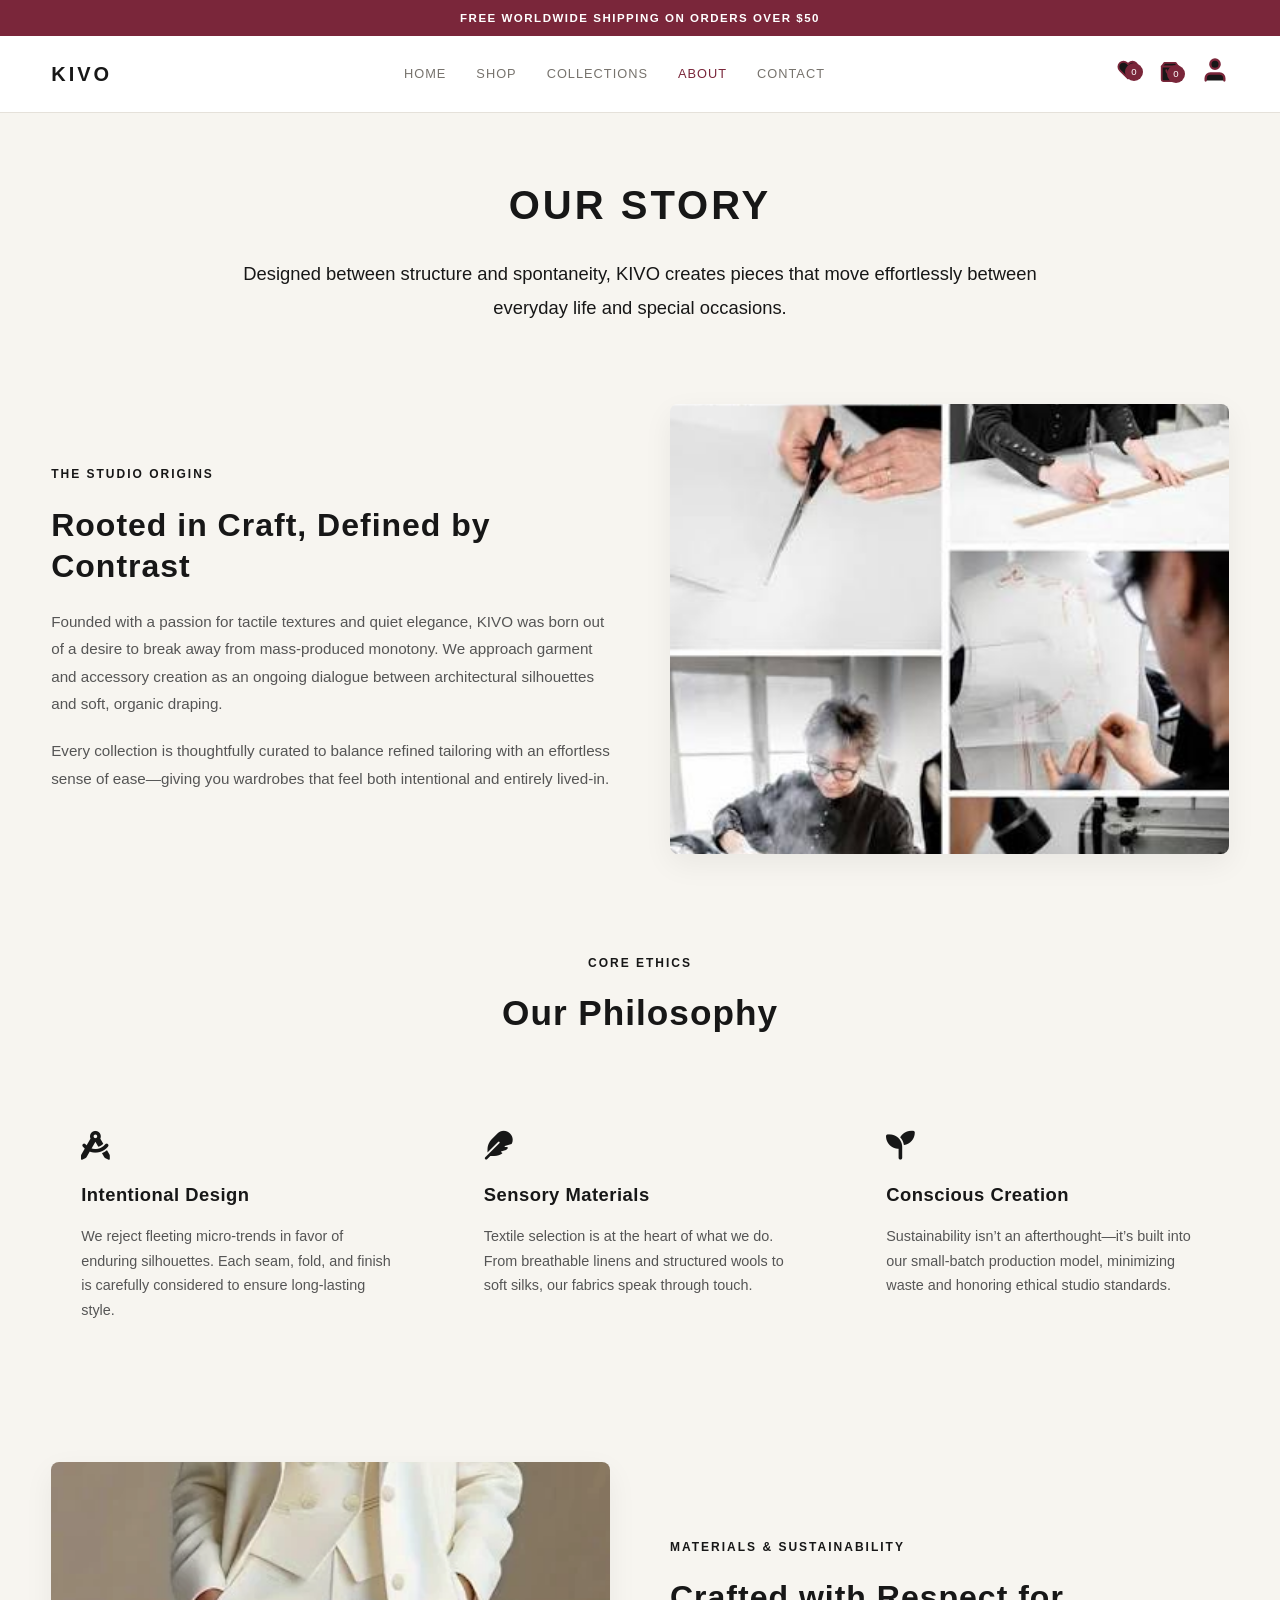
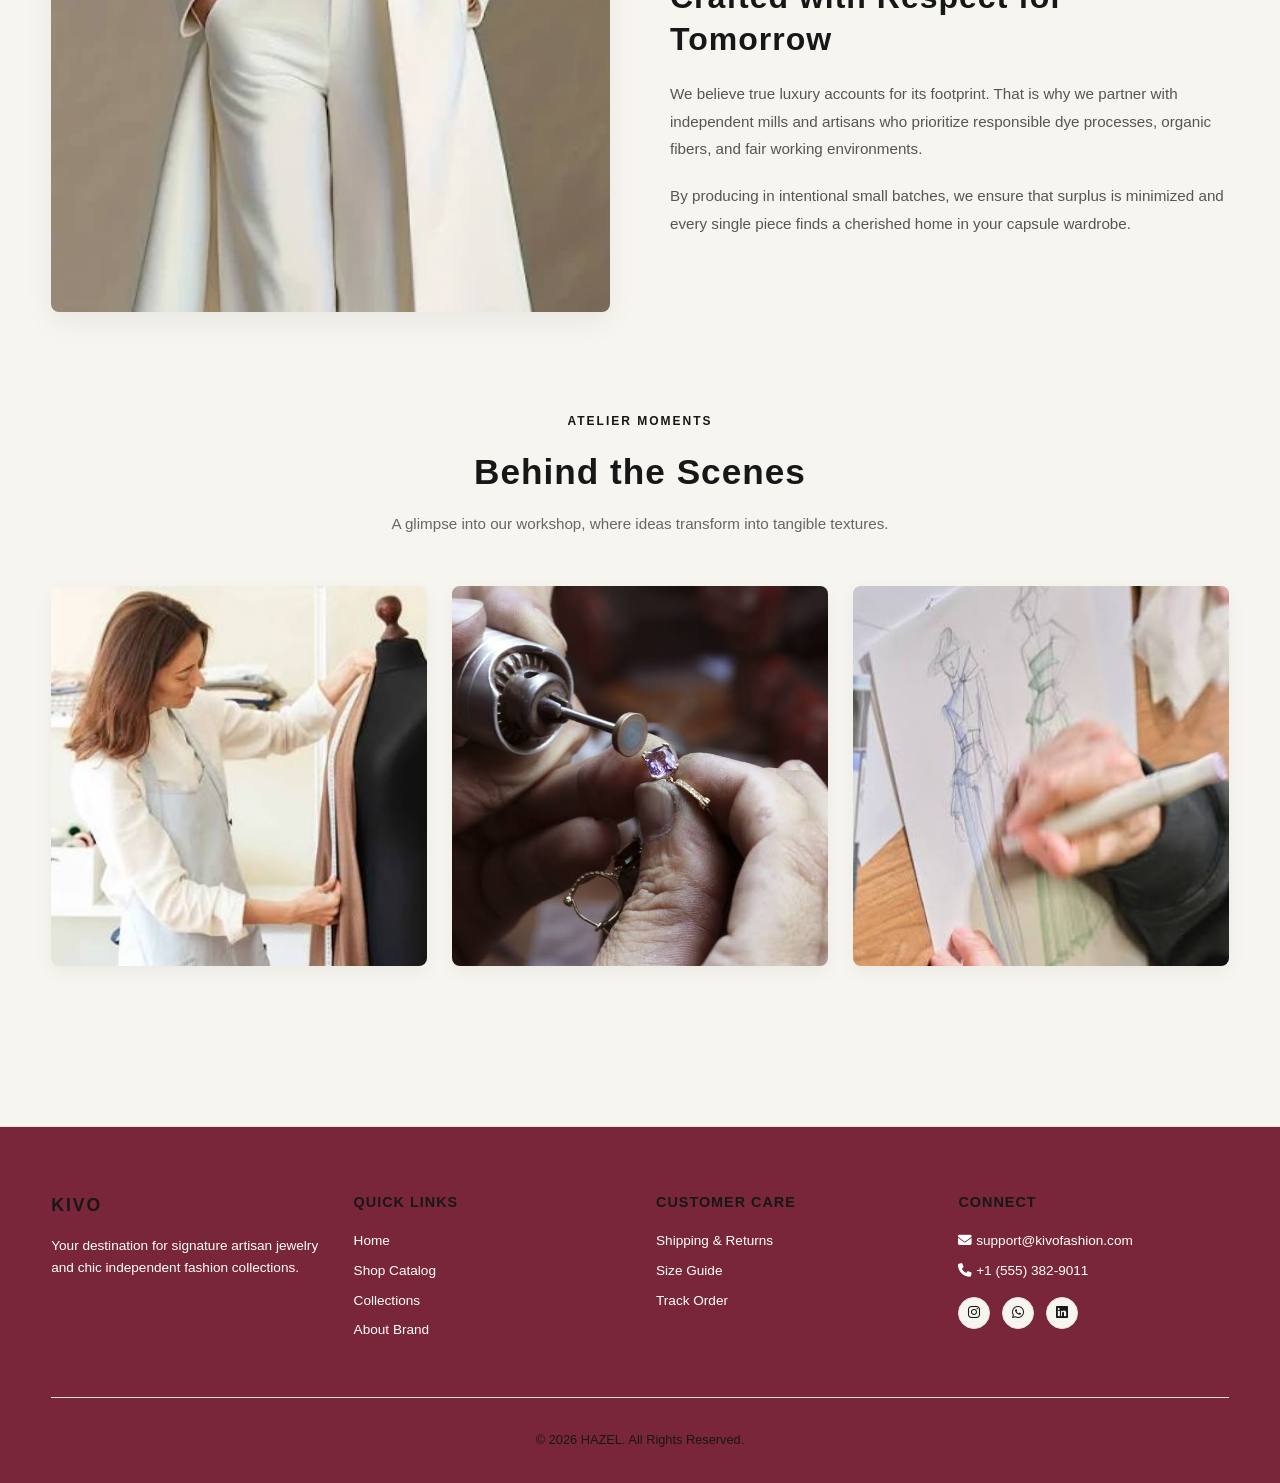
<file: about.html>
<!DOCTYPE html>
<html lang="en">
<head>
    <meta charset="UTF-8">
    <meta name="viewport" content="width=device-width, initial-scale=1.0">
    <title>About Our Studio — AURA & BLUSH</title>
    <link rel="shortcut icon" href="images/favicon.svg" type="image/x-icon">
    <link rel="stylesheet" href="https://cdnjs.cloudflare.com/ajax/libs/font-awesome/6.4.0/css/all.min.css">
    <link rel="stylesheet" href="general.css">
    <link rel="stylesheet" href="css/about.css">
</head>
<body id="about">

    <!-- Top Announcement Bar -->
    <div class="announcement-bar">
        <div class="announcement-track" id="announcementTrack">
            <span>FREE WORLDWIDE SHIPPING ON ORDERS OVER $50</span>
            <span>NEW SEASON — NOW AVAILABLE</span>
            <span>10% OFF YOUR FIRST ORDER</span>
            <span>EASY RETURNS WITHIN 30 DAYS</span>
        </div>
    </div>

    <!-- Header & Navigation -->
    <header>
        <div class="logo">
            <a href="index.html">KIVO</a>
        </div>

        <input type="checkbox" id="toggler">
        
        <nav class="navbar">
            <a href="index.html">Home</a>
            <a href="shop.html">Shop</a>
            <a href="collection.html">Collections</a>
            <a href="about.html" class="active">About</a>
            <a href="contact.html">Contact</a>
        </nav>

        <div class="nav-actions">
            <!-- Wishlist / Heart Icon -->
            <a href="wishlist.html" class="icon-btn" aria-label="View Wishlist">
                <svg width="22" height="22" viewBox="0 0 24 24" fill="currentColor" stroke="#7A263A" stroke-width="2" stroke-linecap="round" stroke-linejoin="round">
                    <path d="M20.84 4.61a5.5 5.5 0 0 0-7.78 0L12 5.67l-1.06-1.06a5.5 5.5 0 0 0-7.78 7.78l1.06 1.06L12 21.23l7.78-7.78 1.06-1.06a5.5 5.5 0 0 0 0-7.78z"></path>
                </svg>
                <span class="badge" id="fav-count">0</span>
            </a>

            <!-- Shopping Bag Icon -->
            <button class="icon-btn" id="open-cart" aria-label="View Shopping Cart">
                <svg width="22" height="22" viewBox="0 0 24 24" fill="currentColor" stroke="#7A263A" stroke-width="2" stroke-linecap="round" stroke-linejoin="round">
                    <path d="M6 2L3 6v14a2 2 0 0 0 2 2h14a2 2 0 0 0 2-2V6l-3-4z"></path>
                    <line x1="3" y1="6" x2="21" y2="6"></line>
                    <path d="M16 10a4 4 0 0 1-8 0"></path>
                </svg>
                <span class="badge" id="cart-count">0</span>
            </button>

            <!-- User Profile Icon -->
            <a href="profile.html" class="icon-btn" id="open-profile" aria-label="View User Profile">
                <svg width="28" height="28" viewBox="0 0 24 24" fill="currentColor" stroke="#7A263A" stroke-width="2" stroke-linecap="round" stroke-linejoin="round">
                    <path d="M20 21v-2a4 4 0 0 0-4-4H8a4 4 0 0 0-4 4v2"></path>
                    <circle cx="12" cy="7" r="4"></circle>
                </svg>
            </a>
        </div>
        <label for="toggler" class="fas fa-bars" aria-label="Toggle navigation menu"></label>
    </header>

    <!-- Main About Content Area -->
    <main class="about-main">
        
        <!-- Hero Section -->
        <section class="about-hero">
            <h1>OUR STORY</h1>
            <p class="about-tagline">Designed between structure and spontaneity, KIVO creates pieces that move effortlessly between everyday life and special occasions.</p>
        </section>

        <!-- Brand Story Split Layout -->
        <section class="about-section story-block">
            <div class="about-text-content">
                <span class="section-subtitle">The Studio Origins</span>
                <h2>Rooted in Craft, Defined by Contrast</h2>
                <p>Founded with a passion for tactile textures and quiet elegance, KIVO was born out of a desire to break away from mass-produced monotony. We approach garment and accessory creation as an ongoing dialogue between architectural silhouettes and soft, organic draping.</p>
                <p>Every collection is thoughtfully curated to balance refined tailoring with an effortless sense of ease—giving you wardrobes that feel both intentional and entirely lived-in.</p>
            </div>
            <div class="about-img-container">
                <img src="images/tailored_process.jpeg" alt="Tailored Studio Process">
            </div>
        </section>

        <!-- Philosophy & Pillars Grid -->
        <section class="about-section philosophy-block">
            <div class="section-header-center reveal">
                <span class="section-subtitle">Core Ethics</span>
                <h2>Our Philosophy</h2>
            </div>
            <div class="philosophy-grid">
                <div class="philosophy-card reveal">
                    <i class="fa-solid fa-compass-drafting"></i>
                    <h3>Intentional Design</h3>
                    <p>We reject fleeting micro-trends in favor of enduring silhouettes. Each seam, fold, and finish is carefully considered to ensure long-lasting style.</p>
                </div>
                <div class="philosophy-card reveal-delay-1">
                    <i class="fa-solid fa-feather"></i>
                    <h3>Sensory Materials</h3>
                    <p>Textile selection is at the heart of what we do. From breathable linens and structured wools to soft silks, our fabrics speak through touch.</p>
                </div>
                <div class="philosophy-card reveal-delay-2">
                    <i class="fa-solid fa-seedling"></i>
                    <h3>Conscious Creation</h3>
                    <p>Sustainability isn’t an afterthought—it’s built into our small-batch production model, minimizing waste and honoring ethical studio standards.</p>
                </div>
            </div>
        </section>

        <!-- Materials & Sustainability Spotlight -->
        <section class="about-section sustainability-block">
            <div class="about-img-container">
                <img src="images/cardigan.jpg" alt="Sustainable Textiles">
            </div>
            <div class="about-text-content">
                <span class="section-subtitle">Materials & Sustainability</span>
                <h2>Crafted with Respect for Tomorrow</h2>
                <p>We believe true luxury accounts for its footprint. That is why we partner with independent mills and artisans who prioritize responsible dye processes, organic fibers, and fair working environments.</p>
                <p>By producing in intentional small batches, we ensure that surplus is minimized and every single piece finds a cherished home in your capsule wardrobe.</p>
            </div>
        </section>

        <!-- Behind-The-Scenes Gallery -->
        <section class="about-section bts-block">
            <div class="section-header-center">
                <span class="section-subtitle">Atelier Moments</span>
                <h2>Behind the Scenes</h2>
                <p>A glimpse into our workshop, where ideas transform into tangible textures.</p>
            </div>
            <div class="bts-gallery">
                <div class="bts-item"><img src="images/images.jpeg" alt="Draping fabrics in studio"></div>
                <div class="bts-item"><img src="images/assemble.jpeg" alt="Hand-assembled jewelry details"></div>
                <div class="bts-item"><img src="images/sketch.jpeg" alt="Sketching new silhouettes"></div>
            </div>
        </section>

    </main>

    <!-- =========================
        CART OVERLAY & DRAWER
    ========================== -->
    <div class="cart-overlay" id="cartOverlay"></div>

    <aside class="cart-drawer" id="cartDrawer" aria-hidden="true">
        <div class="cart-header">
            <div>
                <h2>Your Bag 🛍️</h2>
                <span id="cartItemLabel">0 items</span>
            </div>
            <button type="button" id="closeCart" class="cart-close" aria-label="Close shopping bag">&times;</button>
        </div>

        <!-- CART CONTENT -->
        <div class="cart-body" id="cartBody">

            <!-- Dynamic cart items rendered by cart.js will go here -->

            <!-- Empty State -->
            <div class="cart-empty" id="cartEmpty">
                <span class="empty-bag-icon">🛒</span>
                <h3>Your bag is empty</h3>
                <p>Looks like you haven't added anything to your cart yet.</p>
                <a href="shop.html" class="cart-shop-btn">
                    Continue Shopping ✨
                </a>
            </div>

        </div>

        <!-- CART FOOTER -->
        <div class="cart-footer" id="cartFooter">
            <div class="cart-subtotal">
                <span>Subtotal</span>
                <strong id="cartSubtotal">$0.00</strong>
            </div>

            <p class="cart-note">
                Shipping and taxes calculated at checkout. 🚚
            </p>

            <button type="button" class="checkout-btn" id="checkoutBtn">
                Proceed to Checkout
            </button>

            <button type="button" class="continue-shopping-btn" id="continueShopping">
                Continue Shopping
            </button>
        </div>
    </aside>

    <!-- Footer Section -->
    <footer>
        <div class="footer-grid">
            <div class="footer-col">
                <h3>KIVO</h3>
                <p>Your destination for signature artisan jewelry and chic independent fashion collections.</p>
            </div>
            <div class="footer-col">
                <h4>Quick Links</h4>
                <a href="index.html">Home</a>
                <a href="shop.html">Shop Catalog</a>
                <a href="collections.html">Collections</a>
                <a href="about.html">About Brand</a>
            </div>
            <div class="footer-col">
                <h4>Customer Care</h4>
                <a href="contact.html">Shipping & Returns</a>
                <a href="contact.html">Size Guide</a>
                <a href="contact.html">Track Order</a>
            </div>
            <div class="footer-col">
                <h4>Connect</h4>
                <p><i class="fa-solid fa-envelope"></i> support@kivofashion.com</p>
                <p><i class="fa-solid fa-phone"></i> +1 (555) 382-9011</p>
                <div class="social-links">
                    <a href="https://www.instagram.com/hazelworksng?utm_source=qr&igsh=MTEwMHdiNHZwM2lhMA==" aria-label="Instagram"><i class="fa-brands fa-instagram"></i></a>
                    <a href="https://wa.me/message/XJLC6BAM5DPYN1" aria-label="WhatsApp"><i class="fa-brands fa-whatsapp"></i></a>
                    <a href="https://www.linkedin.com/in/yetunde-undefined-35b78b425?utm_source=share_via&utm_content=profile&utm_medium=member_android" aria-label="LinkedIn"><i class="fa-brands fa-linkedin"></i></a>
                </div>
            </div>
        </div>
        <div class="footer-bottom">
            <p>&copy; 2026 HAZEL. All Rights Reserved.</p>
        </div>
    </footer>

    <!-- External Script Integration -->
    <script src="js/products.js"></script>
    <script src="js/cart.js"></script>
    <script src="js/wishlist.js"></script>
    <script src="index.js"></script>
</body>
</html>
</file>
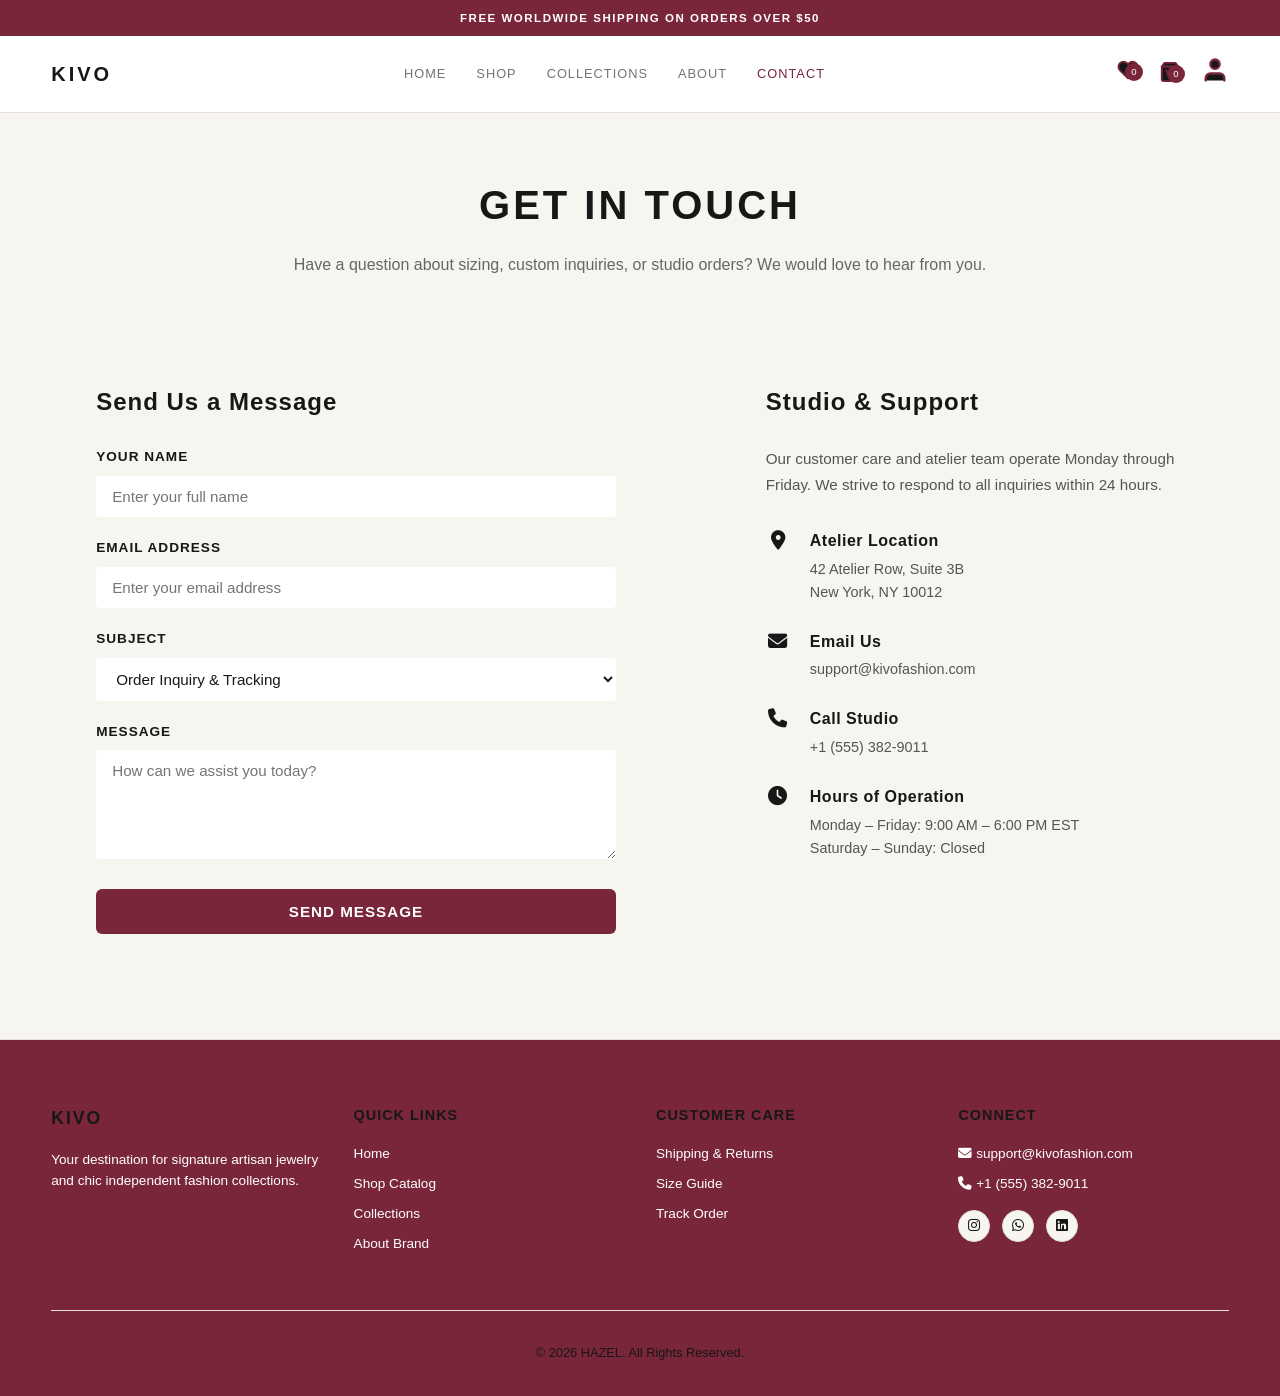
<file: contact.html>
<!DOCTYPE html>
<html lang="en">
<head>
    <meta charset="UTF-8">
    <meta name="viewport" content="width=device-width, initial-scale=1.0">
    <title>Contact & Studio Support — KIVO</title>
    <link rel="shortcut icon" href="images/favicon.svg" type="image/x-icon">
    <link rel="stylesheet" href="https://cdnjs.cloudflare.com/ajax/libs/font-awesome/6.4.0/css/all.min.css">
    <link rel="stylesheet" href="general.css">
    <link rel="stylesheet" href="css/contact.css">
</head>
<body id="contact">

    <!-- Top Announcement Bar -->
    <div class="announcement-bar">
        <div class="announcement-track" id="announcementTrack">
            <span>FREE WORLDWIDE SHIPPING ON ORDERS OVER $50</span>
            <span>NEW SEASON — NOW AVAILABLE</span>
            <span>10% OFF YOUR FIRST ORDER</span>
            <span>EASY RETURNS WITHIN 30 DAYS</span>
        </div>
    </div>

    <!-- Header & Navigation -->
    <header>
        <div class="logo">
            <a href="index.html">KIVO</a>
        </div>

        <input type="checkbox" id="toggler">
        
        <nav class="navbar">
            <a href="index.html">Home</a>
            <a href="shop.html">Shop</a>
            <a href="collection.html">Collections</a>
            <a href="about.html">About</a>
            <a href="contact.html" class="active">Contact</a>
        </nav>

        <div class="nav-actions">
            <!-- Wishlist / Heart Icon -->
            <a href="wishlist.html" class="icon-btn" aria-label="View Wishlist">
                <svg width="22" height="22" viewBox="0 0 24 24" fill="currentColor" stroke="#7A263A" stroke-width="2" stroke-linecap="round" stroke-linejoin="round">
                    <path d="M20.84 4.61a5.5 5.5 0 0 0-7.78 0L12 5.67l-1.06-1.06a5.5 5.5 0 0 0-7.78 7.78l1.06 1.06L12 21.23l7.78-7.78 1.06-1.06a5.5 5.5 0 0 0 0-7.78z"></path>
                </svg>
                <span class="badge" id="fav-count">0</span>
            </a>

            <!-- Shopping Bag Icon -->
            <button class="icon-btn" id="open-cart" aria-label="View Shopping Cart">
                <svg width="22" height="22" viewBox="0 0 24 24" fill="currentColor" stroke="#7A263A" stroke-width="2" stroke-linecap="round" stroke-linejoin="round">
                    <path d="M6 2L3 6v14a2 2 0 0 0 2 2h14a2 2 0 0 0 2-2V6l-3-4z"></path>
                    <line x1="3" y1="6" x2="21" y2="6"></line>
                    <path d="M16 10a4 4 0 0 1-8 0"></path>
                </svg>
                <span class="badge" id="cart-count">0</span>
            </button>

            <!-- User Profile Icon -->
            <a href="profile.html" class="icon-btn" id="open-profile" aria-label="View User Profile">
                <svg width="28" height="28" viewBox="0 0 24 24" fill="currentColor" stroke="#7A263A" stroke-width="2" stroke-linecap="round" stroke-linejoin="round">
                    <path d="M20 21v-2a4 4 0 0 0-4-4H8a4 4 0 0 0-4 4v2"></path>
                    <circle cx="12" cy="7" r="4"></circle>
                </svg>
            </a>
        </div>
        <label for="toggler" class="fas fa-bars" aria-label="Toggle navigation menu"></label>
    </header>

    <!-- Main Contact Area -->
    <main class="contact-main">
        
        <div class="contact-header">
            <h1>GET IN TOUCH</h1>
            <p>Have a question about sizing, custom inquiries, or studio orders? We would love to hear from you.</p>
        </div>

        <div class="contact-grid">
            <!-- Contact Form -->
            <div class="contact-form-wrapper">
                <h2>Send Us a Message</h2>
                <form id="contactForm" class="contact-form">
                    <div class="form-group">
                        <label for="name">Your Name</label>
                        <input type="text" id="name" placeholder="Enter your full name" required>
                    </div>
                    <div class="form-group">
                        <label for="email">Email Address</label>
                        <input type="email5" id="email" placeholder="Enter your email address" required>
                    </div>
                    <div class="form-group">
                        <label for="subject">Subject</label>
                        <select id="subject" class="form-select">
                            <option value="order">Order Inquiry & Tracking</option>
                            <option value="sizing">Size & Fit Guidance</option>
                            <option value="custom">Custom Atelier Request</option>
                            <option value="other">General Support</option>
                        </select>
                    </div>
                    <div class="form-group">
                        <label for="message">Message</label>
                        <textarea id="message" rows="5" placeholder="How can we assist you today?" required></textarea>
                    </div>
                    <button type="submit" class="btn-primary-action">Send Message</button>
                </form>
            </div>

            <!-- Studio Info & Details -->
            <div class="contact-info-wrapper">
                <h2>Studio & Support</h2>
                <p class="info-intro">Our customer care and atelier team operate Monday through Friday. We strive to respond to all inquiries within 24 hours.</p>

                <div class="info-list">
                    <div class="info-item">
                        <i class="fa-solid fa-location-dot"></i>
                        <div>
                            <h4>Atelier Location</h4>
                            <p>42 Atelier Row, Suite 3B<br>New York, NY 10012</p>
                        </div>
                    </div>
                    <div class="info-item">
                        <i class="fa-solid fa-envelope"></i>
                        <div>
                            <h4>Email Us</h4>
                            <p>support@kivofashion.com</p>
                        </div>
                    </div>
                    <div class="info-item">
                        <i class="fa-solid fa-phone"></i>
                        <div>
                            <h4>Call Studio</h4>
                            <p>+1 (555) 382-9011</p>
                        </div>
                    </div>
                    <div class="info-item">
                        <i class="fa-solid fa-clock"></i>
                        <div>
                            <h4>Hours of Operation</h4>
                            <p>Monday – Friday: 9:00 AM – 6:00 PM EST<br>Saturday – Sunday: Closed</p>
                        </div>
                    </div>
                </div>
            </div>
        </div>

    </main>

    <!-- =========================
        CART OVERLAY & DRAWER
    ========================== -->
    <div class="cart-overlay" id="cartOverlay"></div>

    <aside class="cart-drawer" id="cartDrawer" aria-hidden="true">
        <div class="cart-header">
            <div>
                <h2>Your Bag 🛍️</h2>
                <span id="cartItemLabel">0 items</span>
            </div>
            <button type="button" id="closeCart" class="cart-close" aria-label="Close shopping bag">&times;</button>
        </div>

        <!-- CART CONTENT -->
        <div class="cart-body" id="cartBody">

            <!-- Dynamic cart items rendered by cart.js will go here -->

            <!-- Empty State -->
            <div class="cart-empty" id="cartEmpty">
                <span class="empty-bag-icon">🛒</span>
                <h3>Your bag is empty</h3>
                <p>Looks like you haven't added anything to your cart yet.</p>
                <a href="shop.html" class="cart-shop-btn">
                    Continue Shopping ✨
                </a>
            </div>

        </div>

        <!-- CART FOOTER -->
        <div class="cart-footer" id="cartFooter">
            <div class="cart-subtotal">
                <span>Subtotal</span>
                <strong id="cartSubtotal">$0.00</strong>
            </div>

            <p class="cart-note">
                Shipping and taxes calculated at checkout. 🚚
            </p>

            <button type="button" class="checkout-btn" id="checkoutBtn">
                Proceed to Checkout
            </button>

            <button type="button" class="continue-shopping-btn" id="continueShopping">
                Continue Shopping
            </button>
        </div>
    </aside>

    <!-- Footer Section -->
    <!-- Footer Section -->
    <footer>
        <div class="footer-grid">
            <div class="footer-col">
                <h3>KIVO</h3>
                <p>Your destination for signature artisan jewelry and chic independent fashion collections.</p>
            </div>
            <div class="footer-col">
                <h4>Quick Links</h4>
                <a href="index.html">Home</a>
                <a href="shop.html">Shop Catalog</a>
                <a href="collections.html">Collections</a>
                <a href="about.html">About Brand</a>
            </div>
            <div class="footer-col">
                <h4>Customer Care</h4>
                <a href="contact.html">Shipping & Returns</a>
                <a href="contact.html">Size Guide</a>
                <a href="contact.html">Track Order</a>
            </div>
            <div class="footer-col">
                <h4>Connect</h4>
                <p><i class="fa-solid fa-envelope"></i> support@kivofashion.com</p>
                <p><i class="fa-solid fa-phone"></i> +1 (555) 382-9011</p>
                <div class="social-links">
                    <a href="https://www.instagram.com/hazelworksng?utm_source=qr&igsh=MTEwMHdiNHZwM2lhMA==" aria-label="Instagram"><i class="fa-brands fa-instagram"></i></a>
                    <a href="https://wa.me/message/XJLC6BAM5DPYN1" aria-label="WhatsApp"><i class="fa-brands fa-whatsapp"></i></a>
                    <a href="https://www.linkedin.com/in/yetunde-undefined-35b78b425?utm_source=share_via&utm_content=profile&utm_medium=member_android" aria-label="LinkedIn"><i class="fa-brands fa-linkedin"></i></a>
                </div>
            </div>
        </div>
        <div class="footer-bottom">
            <p>&copy; 2026 HAZEL. All Rights Reserved.</p>
        </div>
    </footer>
    <script src="js/products.js"></script>
    <script src="js/wishlist.js"></script>
    <script src="js/cart.js"></script>
    <script src="js/function.js"></script>
    <script src="index.js"></script>
    <!-- Contact Script -->
    <script>
        // Profile Drawer Toggles
        const profileDrawer = document.getElementById('profileDrawer');
        document.getElementById('open-profile').addEventListener('click', () => profileDrawer.classList.add('open'));
        document.getElementById('close-profile').addEventListener('click', () => profileDrawer.classList.remove('open'));

        // Form Submission Simulation
        document.getElementById('contactForm').addEventListener('submit', (e) => {
            e.preventDefault();
            alert('Thank you for reaching out! Your message has been sent to the AURA & BLUSH atelier team.');
            e.target.reset();
        });
    </script>
</body>
</html>
</file>
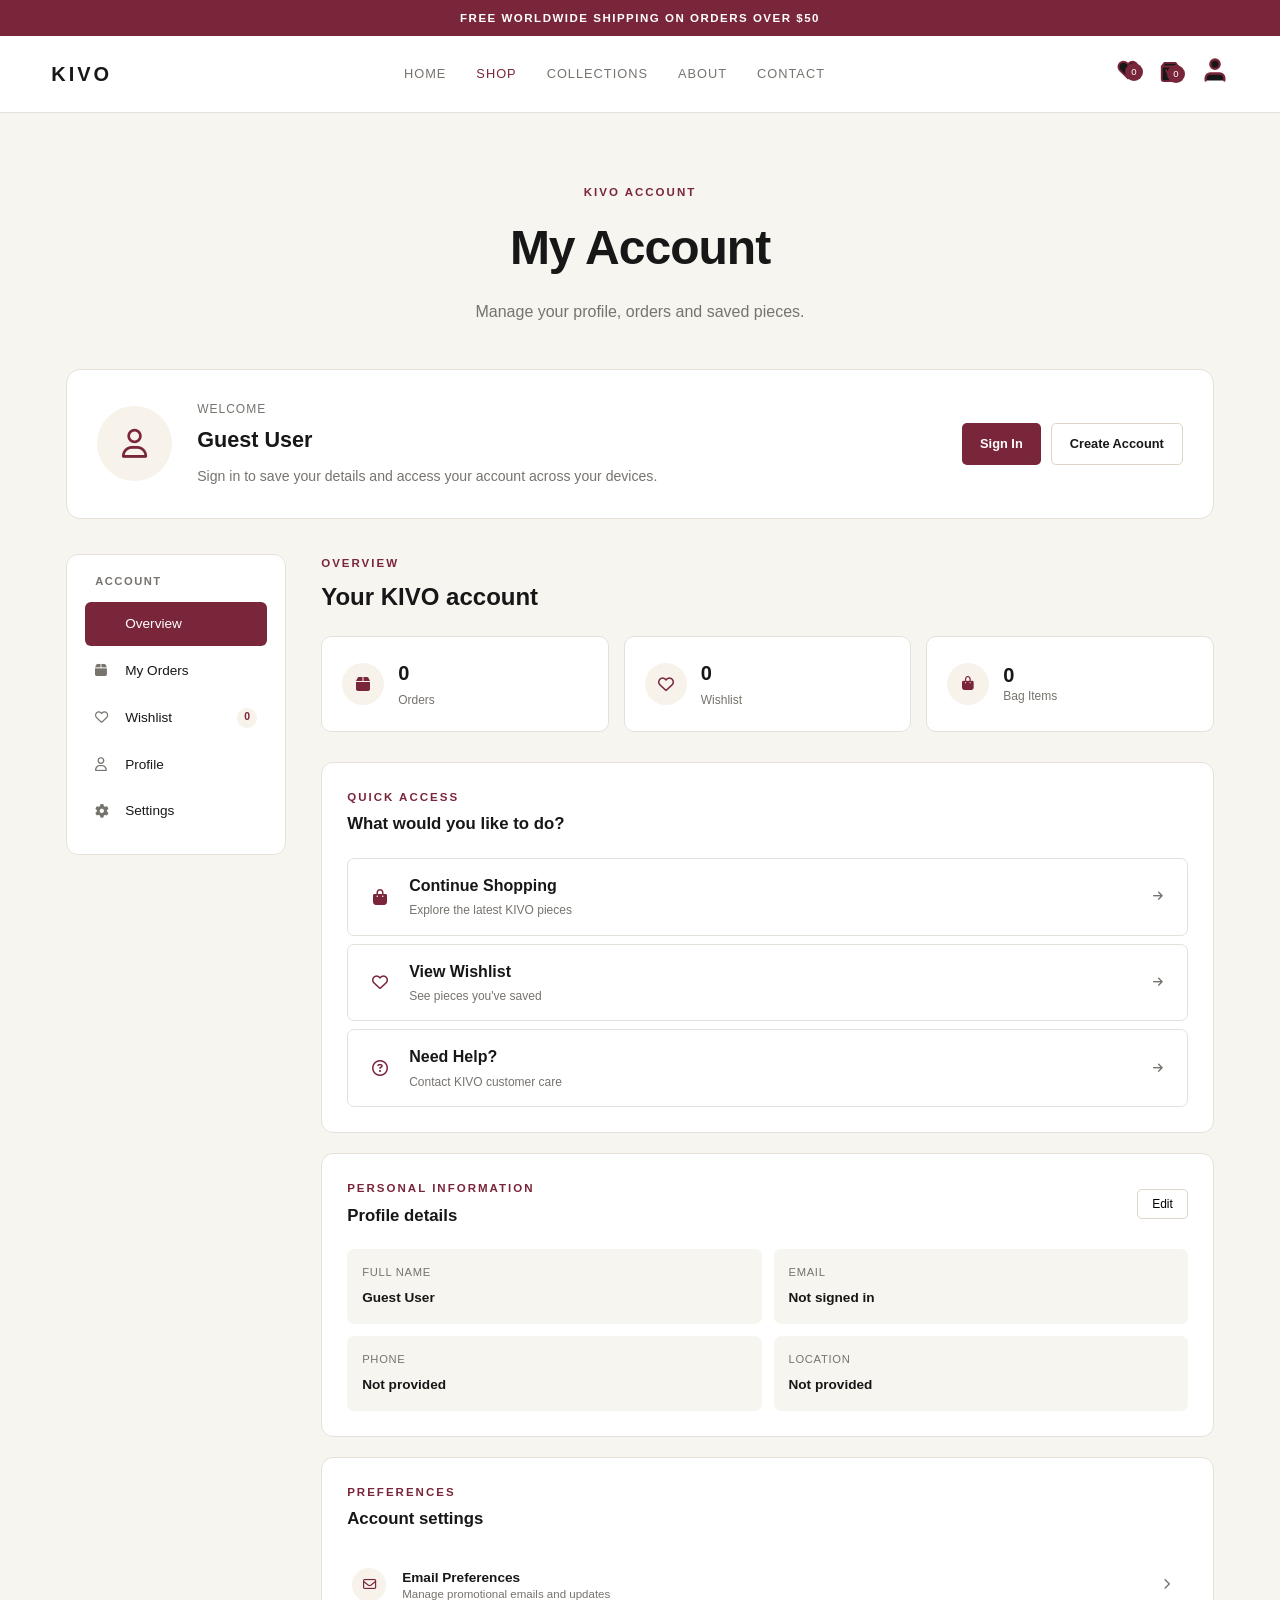
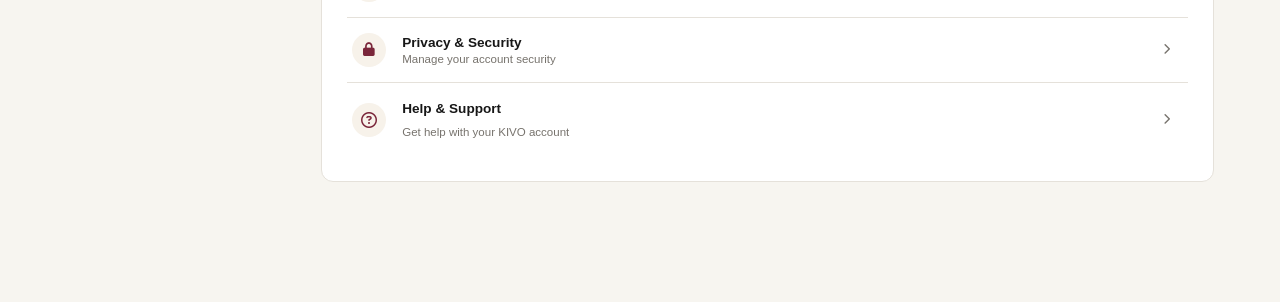
<file: profile.html>
<!DOCTYPE html>
<html lang="en">
<head>
    <meta charset="UTF-8">
    <meta name="viewport" content="width=device-width, initial-scale=1.0">
    <title>My Account | KIVO</title>
    <link rel="shortcut icon" href="images/favicon.svg" type="image/x-icon">
    <link rel="stylesheet" href="css/profile.css">
    <link rel="stylesheet" href="general.css">
    <link rel="stylesheet" href="https://cdnjs.cloudflare.com/ajax/libs/font-awesome/6.5.2/css/all.min.css">
</head>

<body id="profile">

    <!-- Top Announcement Bar -->
    <div class="announcement-bar">
        <div class="announcement-track" id="announcementTrack">
            <span>FREE WORLDWIDE SHIPPING ON ORDERS OVER $50</span>
            <span>NEW SEASON — NOW AVAILABLE</span>
            <span>10% OFF YOUR FIRST ORDER</span>
            <span>EASY RETURNS WITHIN 30 DAYS</span>
        </div>
    </div>

    <!-- Header & Navigation -->
    <header>
        <div class="logo">
            <a href="index.html">KIVO</a>
        </div>

        <input type="checkbox" id="toggler">
        
        <nav class="navbar">
            <a href="index.html">Home</a>
            <a href="shop.html" class="active">Shop</a>
            <a href="collection.html">Collections</a>
            <a href="about.html">About</a>
            <a href="contact.html">Contact</a>
        </nav>

        <div class="nav-actions">
            <!-- Wishlist / Heart Icon -->
            <a href="wishlist.html" class="icon-btn" aria-label="View Wishlist">
                <svg width="22" height="22" viewBox="0 0 24 24" fill="currentColor" stroke="#7A263A" stroke-width="2" stroke-linecap="round" stroke-linejoin="round">
                    <path d="M20.84 4.61a5.5 5.5 0 0 0-7.78 0L12 5.67l-1.06-1.06a5.5 5.5 0 0 0-7.78 7.78l1.06 1.06L12 21.23l7.78-7.78 1.06-1.06a5.5 5.5 0 0 0 0-7.78z"></path>
                </svg>
                <span class="badge" id="fav-count">0</span>
            </a>

            <!-- Shopping Bag Icon -->
            <button class="icon-btn" id="open-cart" aria-label="View Shopping Cart">
                <svg width="22" height="22" viewBox="0 0 24 24" fill="currentColor" stroke="#7A263A" stroke-width="2" stroke-linecap="round" stroke-linejoin="round">
                    <path d="M6 2L3 6v14a2 2 0 0 0 2 2h14a2 2 0 0 0 2-2V6l-3-4z"></path>
                    <line x1="3" y1="6" x2="21" y2="6"></line>
                    <path d="M16 10a4 4 0 0 1-8 0"></path>
                </svg>
                <span class="badge" id="cart-count">0</span>
            </button>

            <!-- User Profile Icon -->
            <a href="profile.html" class="icon-btn" id="open-profile" aria-label="View User Profile">
                <svg width="28" height="28" viewBox="0 0 24 24" fill="currentColor" stroke="#7A263A" stroke-width="2" stroke-linecap="round" stroke-linejoin="round">
                    <path d="M20 21v-2a4 4 0 0 0-4-4H8a4 4 0 0 0-4 4v2"></path>
                    <circle cx="12" cy="7" r="4"></circle>
                </svg>
            </a>
        </div>
        <label for="toggler" class="fas fa-bars" aria-label="Toggle navigation menu"></label>
    </header>

    <!-- =========================
         MAIN ACCOUNT
    ========================== -->

    <main class="profile-main">

        <!-- Page Heading -->

        <section class="profile-heading">

            <p class="profile-eyebrow">
                KIVO ACCOUNT
            </p>

            <h1>
                My Account
            </h1>

            <p>
                Manage your profile, orders and saved pieces.
            </p>

        </section>


        <!-- =========================
             ACCOUNT HERO
        ========================== -->

        <section class="account-hero">

            <div class="account-avatar">
                <i class="fa-regular fa-user"></i>
            </div>

            <div class="account-intro">

                <p class="account-label">
                    Welcome
                </p>

                <h2>
                    Guest User
                </h2>

                <p>
                    Sign in to save your details and access your
                    account across your devices.
                </p>

            </div>

            <div class="account-actions">

                <a
                    href="#"
                    class="profile-primary-btn"
                >
                    Sign In
                </a>

                <a
                    href="#"
                    class="profile-secondary-btn"
                >
                    Create Account
                </a>

            </div>

        </section>


        <!-- =========================
             ACCOUNT CONTENT
        ========================== -->

        <section class="account-layout">


            <!-- =====================
                 SIDEBAR
            ====================== -->

            <aside class="account-sidebar">

                <div class="account-menu">

                    <p class="menu-title">
                        Account
                    </p>

                    <a
                        href="#overview"
                        class="account-menu-link active"
                    >
                        <i class="fa-solid fa-grid-2"></i>
                        Overview
                    </a>

                    <a
                        href="#orders"
                        class="account-menu-link"
                    >
                        <i class="fa-solid fa-box"></i>
                        My Orders
                    </a>

                    <a
                        href="wishlist.html"
                        class="account-menu-link"
                    >
                        <i class="fa-regular fa-heart"></i>
                        Wishlist

                        <span id="profileWishlistCount">
                            0
                        </span>
                    </a>

                    <a
                        href="#profile-details"
                        class="account-menu-link"
                    >
                        <i class="fa-regular fa-user"></i>
                        Profile
                    </a>

                    <a
                        href="#settings"
                        class="account-menu-link"
                    >
                        <i class="fa-solid fa-gear"></i>
                        Settings
                    </a>

                </div>

            </aside>


            <!-- =====================
                 DASHBOARD
            ====================== -->

            <div class="account-content" id="overview">
                <div class="content-heading">
                    <div>
                        <p class="content-eyebrow">
                            OVERVIEW
                        </p>
                        <h2>
                            Your KIVO account
                        </h2>
                    </div>
                </div>

                <!-- =================
                     STAT CARDS
                ================== -->

                <div class="account-stats">

                    <a
                        href="#orders"
                        class="account-stat"
                    >
                        <span class="stat-icon">
                            <i class="fa-solid fa-box"></i>
                        </span>

                        <span>
                            <strong id="profileOrderCount">
                                0
                            </strong>

                            <small>
                                Orders
                            </small>
                        </span>
                    </a>


                    <a
                        href="wishlist.html"
                        class="account-stat"
                    >
                        <span class="stat-icon">
                            <i class="fa-regular fa-heart"></i>
                        </span>

                        <span>
                            <strong id="profileFavCount">
                                0
                            </strong>

                            <small>
                                Wishlist
                            </small>
                        </span>
                    </a>


                    <button
                        type="button"
                        class="account-stat"
                        id="profileCartBtn"
                    >
                        <span class="stat-icon">
                            <i class="fa-solid fa-bag-shopping"></i>
                        </span>

                        <span>
                            <strong id="profileCartCount">
                                0
                            </strong>

                            <small>
                                Bag Items
                            </small>
                        </span>
                    </button>

                </div>


                <!-- =================
                     QUICK ACTIONS
                ================== -->

                <section class="account-section">

                    <div class="section-heading">

                        <div>
                            <p class="content-eyebrow">
                                QUICK ACCESS
                            </p>

                            <h3>
                                What would you like to do?
                            </h3>
                        </div>

                    </div>


                    <div class="quick-actions">

                        <a
                            href="shop.html"
                            class="quick-action"
                        >
                            <i class="fa-solid fa-bag-shopping"></i>

                            <span>
                                <strong>
                                    Continue Shopping
                                </strong>

                                <small>
                                    Explore the latest KIVO pieces
                                </small>
                            </span>

                            <i class="fa-solid fa-arrow-right"></i>
                        </a>


                        <a
                            href="wishlist.html"
                            class="quick-action"
                        >
                            <i class="fa-regular fa-heart"></i>

                            <span>
                                <strong>
                                    View Wishlist
                                </strong>

                                <small>
                                    See pieces you've saved
                                </small>
                            </span>

                            <i class="fa-solid fa-arrow-right"></i>
                        </a>


                        <a
                            href="contact.html"
                            class="quick-action"
                        >
                            <i class="fa-regular fa-circle-question"></i>

                            <span>
                                <strong>
                                    Need Help?
                                </strong>

                                <small>
                                    Contact KIVO customer care
                                </small>
                            </span>

                            <i class="fa-solid fa-arrow-right"></i>
                        </a>

                    </div>

                </section>


                <!-- =================
                     PROFILE DETAILS
                ================== -->

                <section class="account-section" id="profile-details">
                    <div class="section-heading">
                        <div>
                            <p class="content-eyebrow">
                                PERSONAL INFORMATION
                            </p>

                            <h3>Profile details</h3>
                        </div>

                        <button type="button" class="edit-profile-btn">Edit</button>
                    </div>


                    <div class="profile-details-grid">

                        <div class="profile-detail">
                            <span>Full Name</span>

                            <strong>
                                Guest User
                            </strong>
                        </div>


                        <div class="profile-detail">
                            <span>
                                Email
                            </span>

                            <strong>
                                Not signed in
                            </strong>
                        </div>


                        <div class="profile-detail">
                            <span>
                                Phone
                            </span>

                            <strong>
                                Not provided
                            </strong>
                        </div>


                        <div class="profile-detail">
                            <span>
                                Location
                            </span>

                            <strong>
                                Not provided
                            </strong>
                        </div>

                    </div>

                </section>


                <!-- =================
                     SETTINGS
                ================== -->

                <section
                    class="account-section"
                    id="settings"
                >

                    <div class="section-heading">

                        <div>
                            <p class="content-eyebrow">
                                PREFERENCES
                            </p>

                            <h3>
                                Account settings
                            </h3>
                        </div>

                    </div>


                    <div class="settings-list">

                        <button
                            type="button"
                            class="setting-item"
                        >
                            <span>
                                <i class="fa-regular fa-envelope"></i>
                            </span>

                            <div>
                                <strong>
                                    Email Preferences
                                </strong>

                                <small>
                                    Manage promotional emails and updates
                                </small>
                            </div>

                            <i class="fa-solid fa-chevron-right"></i>
                        </button>


                        <button
                            type="button"
                            class="setting-item"
                        >
                            <span>
                                <i class="fa-solid fa-lock"></i>
                            </span>

                            <div>
                                <strong>
                                    Privacy & Security
                                </strong>

                                <small>
                                    Manage your account security
                                </small>
                            </div>

                            <i class="fa-solid fa-chevron-right"></i>
                        </button>


                        <a
                            href="contact.html"
                            class="setting-item"
                        >
                            <span>
                                <i class="fa-regular fa-circle-question"></i>
                            </span>

                            <div>
                                <strong>
                                    Help & Support
                                </strong>

                                <small>
                                    Get help with your KIVO account
                                </small>
                            </div>

                            <i class="fa-solid fa-chevron-right"></i>
                        </a>

                    </div>

                </section>

            </div>

        </section>

    </main>


    <!-- =========================
        CART OVERLAY & DRAWER
    ========================== -->
    <div class="cart-overlay" id="cartOverlay"></div>

    <aside class="cart-drawer" id="cartDrawer" aria-hidden="true">
        <div class="cart-header">
            <div>
                <h2>Your Bag 🛍️</h2>
                <span id="cartItemLabel">0 items</span>
            </div>
            <button type="button" id="closeCart" class="cart-close" aria-label="Close shopping bag">&times;</button>
        </div>

        <!-- CART CONTENT -->
        <div class="cart-body" id="cartBody">

            <!-- Dynamic cart items rendered by cart.js will go here -->

            <!-- Empty State -->
            <div class="cart-empty" id="cartEmpty">
                <span class="empty-bag-icon">🛒</span>
                <h3>Your bag is empty</h3>
                <p>Looks like you haven't added anything to your cart yet.</p>
                <a href="shop.html" class="cart-shop-btn">
                    Continue Shopping ✨
                </a>
            </div>

        </div>

        <!-- CART FOOTER -->
        <div class="cart-footer" id="cartFooter">
            <div class="cart-subtotal">
                <span>Subtotal</span>
                <strong id="cartSubtotal">$0.00</strong>
            </div>

            <p class="cart-note">
                Shipping and taxes calculated at checkout. 🚚
            </p>

            <button type="button" class="checkout-btn" id="checkoutBtn">
                Proceed to Checkout
            </button>

            <button type="button" class="continue-shopping-btn" id="continueShopping">
                Continue Shopping
            </button>
        </div>
    </aside>

    <script src="js/products.js"></script>
    <script src="js/cart.js"></script>
    <script src="js/wishlist.js"></script>
    <script src="js/profile.js"></script>
    <script src="index.js"></script>

</body>
</html>
</file>
<file: general.css>
/* ================================================================= *
KIVO â€” Common General Design System (general.css)
================================================================ */

:root {
    /* KIVO */
    --bg: #F7F5F0;
    --surface: #FFFFFF;

    --text: #171717;
    --muted: #77736D;

    --border: #E5E1DA;

    --burgundy: #7A263A;
    --burgundy-hover: #642030;

    --white: #FFFFFF;

    --transition: 0.25s ease;


}

*{
    margin: 0;
    padding: 0;
    box-sizing: border-box;
    font-family: 'Segoe UI', Tahoma, Geneva, Verdana, sans-serif;
}

body {
    background-color: var(--bg);
    color: var(--text);
    line-height: 1.6;
}

a {
    text-decoration: none;
    color: inherit;
}

ul {
    list-style: none;
}

/* ==========================================
   ANNOUNCEMENT CAROUSEL
========================================== */

.announcement-bar {
    height: 36px;
    overflow: hidden;
    background: var(--burgundy);
    color: var(--white);

    display: flex;
    align-items: center;
    justify-content: center;

    font-size: 0.72rem;
    font-weight: 600;
    letter-spacing: 1.5px;
    text-transform: uppercase;
}

.announcement-track {
    position: relative;
    width: 100%;
    height: 100%;
}

.announcement-track span {
    position: absolute;
    inset: 0;

    display: flex;
    align-items: center;
    justify-content: center;

    opacity: 0;
    transform: translateY(100%);

    transition:
        opacity 0.45s ease,
        transform 0.45s ease;
}

.announcement-track span.active {
    opacity: 1;
    transform: translateY(0);
}

.announcement-track span.exit {
    opacity: 0;
    transform: translateY(-100%);
  letter-spacing: 0.5px;
}

/* --- Header & Navigation --- */
header {
    display: flex;
    justify-content: space-between;
    align-items: center;
    padding: 20px 4%;
    border-bottom: 1px solid var(--border);
    background-color: var(--surface);
    position: sticky;
    top: 0;
    z-index: 100;
}

.logo a {
    font-size: 1.25rem;
    font-weight: 800;
    letter-spacing: 3px;
    color: var(--text);
}

.navbar {
    display: flex;
    gap: 30px;
}

.navbar a {
    font-size: 0.8rem;
    font-weight: 400;
    text-transform: uppercase;
    letter-spacing: 1px;
    color: var(--muted);
    transition: var(--transition);
}

.navbar a:hover,
.navbar a.active {
    color: var(--burgundy);
}

.nav-actions {
    display: flex;
    align-items: center;
    gap: 20px;
}

.icon-btn {
    background: none;
    border: none;
    font-size: 1.15rem;
    cursor: pointer;
    position: relative;
    color: var(--text);
    transition: var(--transition);
}

.icon-btn:hover {
    color: var(--burgundy);
}

.icon-btn .badge {
    position: absolute;
    top: 4px;
    right: -4px;
    background-color: var(--burgundy);
    color: var(--white);
    font-size: 0.6rem;
    padding: 2px;
    height: 18px;
    width: 18px;
    border-radius: 50%;
    display: flex;
    align-items: center;
    justify-content: center;
}

#toggler {
    display: none;
}

.fa-bars {
    display: none;
    font-size: 1.3rem;
}

/* --- Slide-out Profile Drawer --- */
.drawer {
    position: fixed;
    top: 0;
    right: -350px;
    width: 330px;
    height: 100%;
    background-color: var(--surface);
    border-left: 1px solid var(--border);
    box-shadow: -5px 0 25px rgba(0,0,0,0.05);
    z-index: 2000;
    transition: var(--transition);
    padding: 25px;
    display: flex;
    flex-direction: column;
}

.drawer.open {
    right: 0;
}

.drawer-header {
    display: flex;
    justify-content: space-between;
    align-items: center;
    border-bottom: 1px solid var(--border);
    padding-bottom: 15px;
    margin-bottom: 20px;
}

.drawer-header h3 {
    font-size: 1.1rem;
    letter-spacing: 1px;
    color: var(--text);
}

#close-profile {
    background: none;
    border: none;
    font-size: 1.5rem;
    cursor: pointer;
    color: var(--muted);
}

.profile-card {
    text-align: center;
    padding: 20px 0;
    background-color: var(--bg);
    border-radius: 8px;
    margin-bottom: 20px;
    border: 1px solid var(--border);
}

.profile-avatar {
    width: 70px;
    height: 70px;
    border-radius: 50%;
    margin: 0 auto 10px;
    overflow: hidden;
    border: 2px solid var(--burgundy);
}

.profile-avatar img {
    width: 100%;
    height: 100%;
    object-fit: cover;
}

.profile-card h4 {
    font-size: 1rem;
    margin-bottom: 5px;
    color: var(--text);
}

.profile-card p {
    font-size: 0.8rem;
    color: var(--muted);
}

.profile-links {
    display: flex;
    flex-direction: column;
    gap: 15px;
}

.profile-links a {
    font-size: 0.95rem;
    padding: 10px 0;
    border-bottom: 1px solid var(--border);
    display: flex;
    align-items: center;
    gap: 12px;
    color: var(--text);
}

.profile-links a i {
    color: var(--burgundy);
    width: 20px;
}

/* =========================================================
   KIVO — CLEAN CART DRAWER
   Minimal / editorial / responsive
========================================================= */

/* =========================================================
   OVERLAY
========================================================= */

.cart-overlay {
    position: fixed;
    inset: 0;
    background: rgba(0, 0, 0, 0.28);
    backdrop-filter: blur(2px);
    -webkit-backdrop-filter: blur(2px);

    opacity: 0;
    visibility: hidden;
    pointer-events: none;

    transition:
        opacity 0.3s ease,
        visibility 0.3s ease;

    z-index: 998;
}

.cart-overlay.open {
    opacity: 1;
    visibility: visible;
    pointer-events: auto;
}


/* =========================================================
   CART DRAWER
========================================================= */

.cart-drawer {
    position: fixed;
    top: 0;
    right: 0;

    width: min(440px, 100vw);
    height: 100dvh;

    background: var(--white);

    display: flex;
    flex-direction: column;

    transform: translateX(100%);

    transition:
        transform 0.38s cubic-bezier(0.22, 1, 0.36, 1);

    z-index: 999;

    overflow: hidden;

    border-left: 1px solid var(--border);
}

.cart-drawer.open {
    transform: translateX(0);
}


/* =========================================================
   HEADER
========================================================= */

.cart-header {
    flex: 0 0 auto;

    display: flex;
    align-items: center;
    justify-content: space-between;

    padding: 22px 24px 18px;

    background: var(--white);

    border-bottom: 1px solid var(--border);
}

.cart-header > div {
    display: flex;
    flex-direction: column;
    gap: 4px;
}

.cart-header h2 {
    margin: 0;

    font-size: 1.05rem;
    line-height: 1.2;

    font-weight: 600;
    letter-spacing: -0.01em;

    color: var(--primary);
}

#cartItemLabel {
    font-size: 0.76rem;
    line-height: 1;

    color: var(--muted);

    font-weight: 400;
}


/* =========================================================
   CLOSE BUTTON
========================================================= */

.cart-close {
    width: 36px;
    height: 36px;
    display: grid;
    place-items: center;
    padding: 0;
    border: 1px solid transparent;
    border-radius: 50%;
    background: transparent;
    color: var(--text);
    font-size: 1.45rem;
    font-weight: 300;
    line-height: 1;
    cursor: pointer;
    transition: all 0.2s ease;
}

.cart-close:hover {
    background: var(--off-white);
    border-color: var(--border);
}


/* =========================================================
   CART BODY
========================================================= */

.cart-body {
    flex: 1 1 auto;

    min-height: 0;

    overflow-y: auto;
    overflow-x: hidden;

    padding: 8px 24px 24px;

    scrollbar-width: thin;
    scrollbar-color: var(--border) transparent;
}

.cart-body::-webkit-scrollbar {
    width: 4px;
}

.cart-body::-webkit-scrollbar-track {
    background: transparent;
}

.cart-body::-webkit-scrollbar-thumb {
    background: var(--border);
    border-radius: 20px;
}


/* =========================================================
   CART ITEM
========================================================= */

.cart-item {
    display: grid;

    grid-template-columns: 82px minmax(0, 1fr);

    gap: 16px;

    padding: 18px 0;

    border-bottom: 1px solid var(--border);

    animation: cartItemIn 0.28s ease both;
}

.cart-item:last-child {
    border-bottom: none;
}

@keyframes cartItemIn {
    from {
        opacity: 0;
        transform: translateY(6px);
    }

    to {
        opacity: 1;
        transform: translateY(0);
    }
}


/* =========================================================
   PRODUCT IMAGE
========================================================= */

.cart-item-image {
    width: 82px;
    height: 104px;

    overflow: hidden;

    background: var(--off-white);

    border-radius: 3px;
}

.cart-item-image img {
    width: 100%;
    height: 100%;

    display: block;

    object-fit: cover;

    transition: transform 0.35s ease;
}

.cart-item:hover .cart-item-image img {
    transform: scale(1.035);
}


/* =========================================================
   PRODUCT INFO
========================================================= */

.cart-item-info {
    min-width: 0;

    display: flex;
    flex-direction: column;

    padding: 1px 0;
}

.cart-item-info h3 {
    margin: 0 0 6px;

    color: var(--text);

    font-size: 0.9rem;
    font-weight: 600;

    line-height: 1.35;

    letter-spacing: -0.01em;

    overflow: hidden;
    text-overflow: ellipsis;
    white-space: nowrap;
}

.cart-item-price {
    margin: 0;

    color: var(--primary);

    font-size: 0.82rem;
    font-weight: 500;
}


/* =========================================================
   ITEM BOTTOM
========================================================= */

.cart-item-bottom {
    display: flex;

    align-items: center;
    justify-content: space-between;

    gap: 12px;

    margin-top: auto;
    padding-top: 14px;
}


/* =========================================================
   QUANTITY
========================================================= */

.cart-quantity {
    height: 32px;

    display: inline-flex;
    align-items: center;

    border: 1px solid var(--border);
    border-radius: 3px;

    background: var(--white);

    overflow: hidden;
}

.qty-minus,
.qty-plus {
    width: 30px;
    height: 30px;
    display: grid;
    place-items: center;
    border: none;
    background: transparent;
    color: var(--text);
    font-size: 0.9rem;
    font-weight: 400;
    cursor: pointer;
    transition: all 0.2s ease;
}

.qty-minus:hover,
.qty-plus:hover {
    background: var(--off-white);
    color: var(--burgundy);
}

.cart-quantity span {
    min-width: 28px;
    text-align: center;
    color: var(--text);
    font-size: 0.75rem;
    font-weight: 600;
}


/* =========================================================
   REMOVE
========================================================= */

.remove-cart-item {
    padding: 4px 0;
    border: none;
    background: transparent;
    color: var(--muted);
    font-size: 0.7rem;
    font-weight: 500;
    text-decoration: underline;
    text-decoration-color: transparent;
    text-underline-offset: 3px;
    cursor: pointer;
    transition: all 0.2s ease;
}

.remove-cart-item:hover {
    color: var(--burgundy);
    text-decoration-color: currentColor;
}


/* =========================================================
   EMPTY CART
========================================================= */

.cart-empty {
    min-height: 100%;
    display: flex;
    flex-direction: column;
    align-items: center;
    justify-content: center;
    text-align: center;
    padding: 60px 24px;
}

.cart-empty[hidden] {
    display: none !important;
}

.empty-bag-icon {
    width: 64px;
    height: 64px;

    display: grid;
    place-items: center;

    margin-bottom: 20px;

    border: 1px solid var(--border);
    border-radius: 50%;

    font-size: 1.55rem;

    opacity: 0.65;
}

.cart-empty h3 {
    margin: 0 0 8px;

    color: var(--primary);

    font-size: 1rem;
    font-weight: 600;
}

.cart-empty p {
    max-width: 270px;

    margin: 0 0 22px;

    color: var(--muted);

    font-size: 0.78rem;
    line-height: 1.6;
}

.cart-shop-btn {
    display: inline-flex;
    align-items: center;
    justify-content: center;

    min-height: 42px;

    padding: 0 22px;

    background: var(--primary);
    color: var(--white);

    border-radius: 3px;

    font-size: 0.78rem;
    font-weight: 600;

    text-decoration: none;

    transition:
        background 0.2s ease,
        transform 0.2s ease;
}

.cart-shop-btn:hover {
    background: var(--accent-dark);
    transform: translateY(-1px);
}


/* =========================================================
   FOOTER
========================================================= */

.cart-footer {
    flex: 0 0 auto;

    padding: 18px 24px 22px;

    background: var(--white);

    border-top: 1px solid var(--border);

    box-shadow: 0 -8px 25px rgba(0, 0, 0, 0.035);
}


/* =========================================================
   SUBTOTAL
========================================================= */

.cart-subtotal {
    display: flex;

    align-items: center;
    justify-content: space-between;

    margin-bottom: 7px;

    color: var(--text);

    font-size: 0.85rem;
    font-weight: 500;
}

.cart-subtotal strong {
    color: var(--primary);

    font-size: 1rem;
    font-weight: 600;
}


/* =========================================================
   NOTE
========================================================= */

.cart-note {
    margin: 0 0 16px;

    color: var(--muted);

    font-size: 0.69rem;
    line-height: 1.5;
}


/* =========================================================
   CHECKOUT
========================================================= */

.checkout-btn {
    width: 100%;
    min-height: 46px;
    border: none;
    border-radius: 3px;
    background: var(--burgundy);
    color: var(--white);
    font-size: 0.78rem;
    font-weight: 600;
    letter-spacing: 0.01em;
    cursor: pointer;
    transition: all 0.2s ease;
}

.checkout-btn:hover {
    background: var(--accent-dark);
    transform: translateY(-1px);
}

.checkout-btn:active {
    transform: translateY(0);
}


/* =========================================================
   CONTINUE SHOPPING
========================================================= */

.continue-shopping-btn {
    width: 100%;
    min-height: 40px;
    margin-top: 8px;
    border: 1px solid var(--border);
    border-radius: 3px;
    background: transparent;
    color: var(--text);
    font-size: 0.75rem;
    font-weight: 500;
    cursor: pointer;
    transition: all 0.2s ease;
}

.continue-shopping-btn:hover {
    background: var(--off-white);
    border-color: var(--text);
}


/* =========================================================
   TABLET
========================================================= */

@media (max-width: 768px) {

    .cart-drawer {
        width: min(400px, 100vw);
    }

    .cart-header {
        padding: 20px;
    }

    .cart-body {
        padding: 6px 20px 20px;
    }

    .cart-footer {
        padding: 16px 20px 20px;
    }

}


/* =========================
   CARD STAGGER REVEAL ANIMATIONS
========================= */

.reveal-card {
    opacity: 0;
    transform: translateY(40px);

    transition:
        opacity 0.7s cubic-bezier(0.16, 1, 0.3, 1),
        transform 0.7s cubic-bezier(0.16, 1, 0.3, 1);

    transition-delay: var(--stagger-delay, 0ms);

    will-change: opacity, transform;
}

.reveal-card.visible {
    opacity: 1;
    transform: translateY(0);
}

/* =========================================================
   MOBILE
========================================================= */

@media (max-width: 480px) {

    .cart-drawer {
        width: 100%;
        max-width: 100%;
        border-left: none;
    }

    .cart-header {
        padding: 18px 18px 16px;
    }

    .cart-body {
        padding: 4px 18px 18px;
    }

    .cart-item {
        grid-template-columns: 76px minmax(0, 1fr);
        gap: 14px;
        padding: 16px 0;
    }

    .cart-item-image {
        width: 76px;
        height: 96px;
    }

    .cart-item-info h3 {
        font-size: 0.84rem;
    }

    .cart-item-price {
        font-size: 0.78rem;
    }

    .cart-item-bottom {
        padding-top: 12px;
    }

    .cart-footer {
        padding: 16px 18px 18px;
    }

    .cart-subtotal {
        font-size: 0.82rem;
    }

    .cart-subtotal strong {
        font-size: 0.95rem;
    }

}


/* =========================================================
   VERY SMALL PHONES
========================================================= */

@media (max-width: 340px) {

    .cart-item {
        grid-template-columns: 64px minmax(0, 1fr);
        gap: 11px;
    }

    .cart-item-image {
        width: 64px;
        height: 82px;
    }

    .cart-item-bottom {
        gap: 6px;
    }

    .qty-minus,
    .qty-plus {
        width: 27px;
    }

    .cart-quantity span {
        min-width: 24px;
    }

}
/* --- Shared Product Cards & Grid --- */
.product-grid {
    display: grid;
    grid-template-columns: repeat(auto-fill, minmax(260px, 1fr));
    gap: 30px;
}

.product-card {
    background-color: var(--surface);
    border: 1px solid var(--border);
    border-radius: 12px;
    overflow: hidden;
    position: relative;
    cursor: pointer;
    transition: var(--transition);
}

.product-card:hover {
    box-shadow: 0 10px 25px rgba(0,0,0,0.04);
    transform: translateY(-4px);
    border-color: var(--burgundy);
}

.product-card .badge {
    position: absolute;
    top: 12px;
    left: 12px;
    background-color: var(--burgundy);
    color: var(--white);
    font-size: 0.65rem;
    padding: 4px 10px;
    border-radius: 4px;
    z-index: 10;
    text-transform: uppercase;
    letter-spacing: 0.5px;
    font-weight: 700;
}

.prod-img {
    width: 100%;
    height: 280px;
    object-fit: cover;
    background-color: var(--bg);
}

.prod-info {
    padding: 16px;
}

.prod-info h3 {
    font-size: 0.95rem;
    font-weight: 600;
    margin-bottom: 6px;
    color: var(--text);
}

.prod-info .category {
    font-size: 0.8rem;
    color: var(--muted);
    margin-bottom: 12px;
    text-transform: uppercase;
    letter-spacing: 0.5px;
}

.prod-footer {
    display: flex;
    justify-content: space-between;
    align-items: center;
}

.price {
    font-size: 1rem;
    font-weight: 700;
    color: var(--burgundy);
}

.add-btn {
    background-color: var(--text);
    color: var(--white);
    border: none;
    padding: 6px 14px;
    border-radius: 4px;
    font-size: 0.8rem;
    cursor: pointer;
    transition: var(--transition);
}

.add-btn:hover {
    background-color: var(--burgundy);
}

/* --- Global Action Buttons --- */
.btn-primary-action {
    background-color: var(--burgundy);
    color: var(--white);
    border: none;
    padding: 12px 24px;
    border-radius: 6px;
    font-weight: 600;
    cursor: pointer;
    transition: var(--transition);
    text-align: center;
    letter-spacing: 0.5px;
}

.btn-primary-action:hover {
    background-color: var(--burgundy-hover);
}

/* ==========================================
   KIVO — MINIMAL SCROLL ANIMATIONS
========================================== */

/* Elements start slightly below their final position */
.reveal {
    opacity: 0;
    transform: translateY(24px);
    transition:
        opacity 0.7s ease,
        transform 0.7s cubic-bezier(0.22, 1, 0.36, 1);
}

/* Visible state */
.reveal.visible {
    opacity: 1;
    transform: translateY(0);
}


/* Slightly softer image reveal */
.reveal-image {
    opacity: 0;
    transform: scale(0.98);
    transition:
        opacity 0.8s ease,
        transform 1s cubic-bezier(0.22, 1, 0.36, 1);
}

.reveal-image.visible {
    opacity: 1;
    transform: scale(1);
}


/* Staggered elements */
.reveal-delay-1 {
    transition-delay: 0.08s;
}

.reveal-delay-2 {
    transition-delay: 0.16s;
}

.reveal-delay-3 {
    transition-delay: 0.24s;
}

.reveal-delay-4 {
    transition-delay: 0.32s;
}

/* Respect users who prefer reduced motion */
@media (prefers-reduced-motion: reduce) {
    .reveal,
    .reveal-image {
        opacity: 1;
        transform: none;
        transition: none;
    }
}

/* --- Footer --- */
footer {
    background: var(--burgundy);
    border-top: 1px solid var(--border);
    padding: 4rem 4% 2rem 4%;
}

.footer-grid {
    margin: 0 auto;
    display: grid;
    grid-template-columns: repeat(auto-fit, minmax(220px, 1fr));
    gap: 2rem;
    margin-bottom: 3rem;
}

.footer-col h3,
.footer-col h4 {
    margin-bottom: 1rem;
    color: var(--text);
}

.footer-col h3 { font-size: 1.1rem; letter-spacing: 2px; }
.footer-col h4 { font-size: 0.9rem; text-transform: uppercase; letter-spacing: 1px; }

.footer-col p,
.footer-col a {
    color: var(--white);
    font-size: 0.85rem;
    text-decoration: none;
    display: block;
    margin-bottom: 8px;
    transition: color 0.2s;
}

.footer-col a:hover {
    color: var(--text);
    transform: translate(4px)
}

.social-links {
    display: flex;
    gap: 12px;
    margin-top: 15px;
}

.social-links a {
background: var(--bg);
border: 1px solid var(--border);
    width: 32px;
    height: 32px;
    border-radius: 50%;
    display: flex;
    align-items: center;
    justify-content: center;
    color: var(--text);
    margin-bottom: 0;
}

.social-links a:hover {
    background: var(--burgundy);
    color: var(--white);
    border-color: var(--burgundy);
}

.footer-bottom {
    margin: 0 auto;
    padding-top: 2rem;
    border-top: 1px solid var(--border);
    text-align: center;
}

.footer-bottom p {
    color: var(--text);
    font-size: 0.8rem;
}

/* --- Shared Responsive Media Queries --- */
@media (max-width: 768px) {
    .fa-bars {
        display: block;
    }

    .navbar {
        position: absolute;
        top: 100%;
        left: 0;
        width: 100%;
        background-color: var(--surface);
        flex-direction: column;
        align-items: center;
        padding: 20px 0;
        border-bottom: 1px solid var(--border);
        box-shadow: 0 10px 15px rgba(0,0,0,0.05);
        clip-path: polygon(0 0, 100% 0, 100% 0, 0 0);
        transition: 0.4s ease-in-out;
    }

    #toggler:checked ~ .navbar {
        clip-path: polygon(0 0, 100% 0, 100% 100%, 0 100%);
    }

    header {
        padding: 15px 5%;
    }

    .drawer {
        width: 100%;
        right: -100%;
    }

    .footer-grid {
        grid-template-columns: 1fr;
        gap: 2rem;
    }

    .announcement-bar {
        color: var(--white);
        font-size: 0.5rem;
        font-weight: 600;
        letter-spacing: 1.5px;
        text-transform: uppercase;
    }
    
}
</file>
<file: css/about.css>
/* ================================================================= *
   AURA & BLUSH — About Studio Styling (css/about.css)
   ================================================================ */

.about-main {
    max-width: 1400px;
    margin: 0 auto;
    padding: 60px 4%;
}

/* Hero Section */
.about-hero {
    text-align: center;
    max-width: 800px;
    margin: 0 auto 80px;
}

.about-hero h1 {
    font-size: 2.5rem;
    letter-spacing: 3px;
    margin-bottom: 20px;
    font-weight: 700;
}

.about-tagline {
    font-size: 1.15rem;
    line-height: 1.8;
    color: var(--primary-dark);
    font-weight: 400;
}

/* Sections General Layout */
.about-section {
    margin-bottom: 100px;
}

.story-block,
.sustainability-block {
    display: grid;
    grid-template-columns: 1fr 1fr;
    gap: 60px;
    align-items: center;
}

.sustainability-block {
    grid-template-columns: 1fr 1fr;
}

/* Reverse order for sustainability block layout variety */
.sustainability-block .about-img-container {
    order: 1;
}

.sustainability-block .about-text-content {
    order: 2;
}

.about-text-content {
    display: flex;
    flex-direction: column;
    gap: 20px;
}

.section-subtitle {
    font-size: 0.75rem;
    text-transform: uppercase;
    letter-spacing: 2px;
    color: var(--primary-burgundy);
    font-weight: 600;
}

.about-text-content h2 {
    font-size: 2rem;
    letter-spacing: 1px;
    line-height: 1.3;
    font-weight: 600;
}

.about-text-content p {
    font-size: 0.95rem;
    color: #555;
    line-height: 1.8;
}

.about-img-container {
    width: 100%;
    height: 450px;
    border-radius: 8px;
    overflow: hidden;
    box-shadow: 0 10px 30px rgba(0, 0, 0, 0.06);
}

.about-img-container img {
    width: 100%;
    height: 100%;
    object-fit: cover;
    transition: transform 0.6s ease;
}

.about-img-container:hover img {
    transform: scale(1.03);
}

/* Philosophy Section */
.section-header-center {
    text-align: center;
    max-width: 600px;
    margin: 0 auto 50px;
    display: flex;
    flex-direction: column;
    gap: 12px;
}

.section-header-center h2 {
    font-size: 2.2rem;
    letter-spacing: 1px;
}

.section-header-center p {
    font-size: 0.95rem;
    color: #666;
}

.philosophy-grid {
    display: grid;
    grid-template-columns: repeat(3, 1fr);
    gap: 30px;
}

.philosophy-card {
    background-color: var(--bg-cream);
    padding: 40px 30px;
    border-radius: 8px;
    border: 1px solid var(--border-cream);
    text-align: left;
    transition: var(--transition);
}

.philosophy-card:hover {
    transform: translateY(-5px);
    box-shadow: 0 12px 25px rgba(0, 0, 0, 0.05);
}

.philosophy-card i {
    font-size: 1.8rem;
    color: var(--primary-burgundy);
    margin-bottom: 20px;
}

.philosophy-card h3 {
    font-size: 1.15rem;
    margin-bottom: 15px;
    letter-spacing: 0.5px;
}

.philosophy-card p {
    font-size: 0.9rem;
    color: #555;
    line-height: 1.7;
}

/* Behind The Scenes Gallery */
.bts-gallery {
    display: grid;
    grid-template-columns: repeat(3, 1fr);
    gap: 25px;
    margin-top: 40px;
}

.bts-item {
    height: 380px;
    border-radius: 8px;
    overflow: hidden;
    box-shadow: 0 6px 20px rgba(0, 0, 0, 0.05);
}

.bts-item img {
    width: 100%;
    height: 100%;
    object-fit: cover;
    transition: transform 0.6s ease;
}

.bts-item:hover img {
    transform: scale(1.05);
}

/* --- Responsive Design --- */
@media (max-width: 992px) {
    .story-block,
    .sustainability-block {
        grid-template-columns: 1fr;
        gap: 40px;
    }

    /* Reset order on mobile so text always precedes image if desired, or keep as is */
    .sustainability-block .about-img-container {
        order: 2;
    }

    .sustainability-block .about-text-content {
        order: 1;
    }

    .philosophy-grid {
        grid-template-columns: 1fr;
    }

    .bts-gallery {
        grid-template-columns: 1fr;
    }

    .bts-item {
        height: 300px;
    }
}

@media (max-width: 576px) {
    .about-hero h1 {
        font-size: 2rem;
    }

    .about-text-content h2,
    .section-header-center h2 {
        font-size: 1.7rem;
    }
}
</file>
<file: css/contact.css>
/* ================================================================= *
   AURA & BLUSH — Contact Studio Styling (css/contact.css)
   ================================================================ */

.contact-main {
    max-width: 1400px;
    margin: 0 auto;
    padding: 60px 4%;
}

.contact-header {
    text-align: center;
    max-width: 700px;
    margin: 0 auto 60px;
}

.contact-header h1 {
    font-size: 2.5rem;
    letter-spacing: 3px;
    margin-bottom: 15px;
    font-weight: 700;
}

.contact-header p {
    font-size: 1rem;
    color: #666;
    line-height: 1.6;
}

/* Contact Layout Grid */
.contact-grid {
    display: grid;
    grid-template-columns: 1.2fr 1fr;
    gap: 60px;
    align-items: start;
}

.contact-form-wrapper,
.contact-info-wrapper {
    background-color: var(--bg-cream);
    padding: 45px;
    border-radius: 8px;
    border: 1px solid var(--border-cream);
}

.contact-form-wrapper h2,
.contact-info-wrapper h2 {
    font-size: 1.5rem;
    letter-spacing: 1px;
    margin-bottom: 25px;
    font-weight: 600;
}

.info-intro {
    font-size: 0.95rem;
    color: #555;
    line-height: 1.7;
    margin-bottom: 30px;
}

/* Form Styles */
.contact-form {
    display: flex;
    flex-direction: column;
    gap: 20px;
}

.form-group {
    display: flex;
    flex-direction: column;
    gap: 8px;
}

.form-group label {
    font-size: 0.85rem;
    text-transform: uppercase;
    letter-spacing: 1px;
    font-weight: 600;
    color: var(--primary-dark);
}

.form-group input,
.form-group select,
.form-group textarea {
    padding: 12px 16px;
    border: 1px solid var(--border-cream);
    border-radius: 4px;
    background-color: var(--white);
    font-size: 0.95rem;
    color: var(--primary-dark);
    font-family: inherit;
    transition: var(--transition);
}

.form-group input:focus,
.form-group select:focus,
.form-group textarea:focus {
    outline: none;
    border-color: var(--primary-burgundy);
    box-shadow: 0 0 0 2px rgba(122, 38, 58, 0.1);
}

.form-select {
    cursor: pointer;
}

.contact-form .btn-primary-action {
    width: 100%;
    margin-top: 10px;
    padding: 14px;
    font-size: 0.95rem;
    letter-spacing: 1px;
    text-transform: uppercase;
}

/* Info List Items */
.info-list {
    display: flex;
    flex-direction: column;
    gap: 25px;
}

.info-item {
    display: flex;
    gap: 20px;
    align-items: flex-start;
}

.info-item i {
    font-size: 1.2rem;
    color: var(--primary-burgundy);
    margin-top: 3px;
    width: 24px;
    text-align: center;
}

.info-item h4 {
    font-size: 1rem;
    margin-bottom: 4px;
    letter-spacing: 0.5px;
}

.info-item p {
    font-size: 0.9rem;
    color: #555;
    line-height: 1.6;
}

/* --- Responsive Media Queries --- */
@media (max-width: 992px) {
    .contact-grid {
        grid-template-columns: 1fr;
        gap: 40px;
    }
}

@media (max-width: 576px) {
    .contact-header h1 {
        font-size: 2rem;
    }

    .contact-form-wrapper,
    .contact-info-wrapper {
        padding: 25px;
    }
}
</file>
<file: css/profile.css>
.profile-main {
    max-width: 1250px;
    margin: 0 auto;
    padding: 70px 4% 100px;
}

/* =========================================================
   PAGE HEADING
========================================================= */

.profile-heading {
    text-align: center;
    margin-bottom: 45px;
}

.profile-eyebrow,
.content-eyebrow {
    color: var(--burgundy, #7A263A);
    font-size: 0.72rem;
    font-weight: 700;
    letter-spacing: 2px;
    text-transform: uppercase;
}

.profile-heading h1 {
    margin: 8px 0 12px;
    font-size: clamp(2rem, 5vw, 3rem);
    letter-spacing: -1px;
}

.profile-heading > p:last-child {
    color: var(--muted, #77736D);
}

/* =========================================================
   ACCOUNT HERO
========================================================= */

.account-hero {
    display: flex;
    align-items: center;
    gap: 25px;
    padding: 30px;
    margin-bottom: 35px;
    background: var(--surface, #FFFFFF);
    border: 1px solid var(--border, #E5E1DA);
    border-radius: 14px;
}

.account-avatar {
    flex: 0 0 75px;
    width: 75px;
    height: 75px;
    display: flex;
    align-items: center;
    justify-content: center;
    border-radius: 50%;
    background: var(--bg-cream, #F7F2EA);
    color: var(--burgundy, #7A263A);
    font-size: 1.8rem;
}

.account-intro {
    flex: 1;
}

.account-label {
    margin: 0 0 4px;
    color: var(--muted, #77736D);
    font-size: 0.75rem;
    text-transform: uppercase;
    letter-spacing: 1px;
}

.account-intro h2 {
    margin: 0 0 7px;
    font-size: 1.35rem;
}

.account-intro > p:last-child {
    margin: 0;
    color: var(--muted, #77736D);
    font-size: 0.88rem;
    line-height: 1.6;
}

.account-actions {
    display: flex;
    gap: 10px;
    flex-wrap: wrap;
}

.profile-primary-btn,
.profile-secondary-btn {
    display: inline-flex;
    align-items: center;
    justify-content: center;
    padding: 10px 18px;
    border-radius: 5px;
    font-size: 0.8rem;
    font-weight: 600;
    text-decoration: none;
    transition: var(--transition);
}

.profile-primary-btn {
    background: var(--burgundy, #7A263A);
    color: var(--white, #FFFFFF);
}

.profile-primary-btn:hover {
    background: var(--primary-dark, #211D1B);
}

.profile-secondary-btn {
    border: 1px solid var(--border-cream, #DED5C9);
    color: var(--text, #171717);
}

.profile-secondary-btn:hover {
    background: var(--bg-cream, #F7F2EA);
}


/* =========================================================
   ACCOUNT LAYOUT
========================================================= */

.account-layout {
    display: grid;
    grid-template-columns: 220px minmax(0, 1fr);
    gap: 35px;
    align-items: start;
}


/* =========================================================
   SIDEBAR
========================================================= */

.account-sidebar {
    position: sticky;
    top: 110px;
    overflow-x:auto;
}

.account-menu {
    padding: 18px;
    background: var(--surface, #FFFFFF);
    border: 1px solid var(--border, #E5E1DA);
    border-radius: 12px;
}

.menu-title {
    margin: 0 0 12px;
    padding: 0 10px;
    color: var(--muted, #77736D);
    font-size: 0.7rem;
    font-weight: 700;
    text-transform: uppercase;
    letter-spacing: 1.5px;
}

.account-menu-link {
    display: flex;
    align-items: center;
    gap: 12px;
    padding: 11px 10px;
    margin-bottom: 3px;
    color: var(--text, #171717);
    text-decoration: none;
    border-radius: 6px;
    font-size: 0.85rem;
    transition: var(--transition);
}

.account-menu-link i {
    width: 18px;
    color: var(--muted, #77736D);
}

.account-menu-link:hover {
    background: var(--bg-cream, #F7F2EA);
}

.account-menu-link.active {
    background: var(--burgundy, #7A263A);
    color: var(--white, #FFFFFF);
}

.account-menu-link.active i {
    color: var(--white, #FFFFFF);
}

.account-menu-link span {
    margin-left: auto;
    min-width: 20px;
    height: 20px;
    display: flex;
    align-items: center;
    justify-content: center;
    border-radius: 50%;
    background: var(--bg-cream, #F7F2EA);
    color: var(--burgundy, #7A263A);
    font-size: 0.65rem;
    font-weight: 700;
}


/* =========================================================
   CONTENT
========================================================= */

.account-content {
    min-width: 0;
}

.content-heading {
    margin-bottom: 20px;
}

.content-heading h2 {
    margin-top: 6px;
    font-size: 1.5rem;
}


/* =========================================================
   STAT CARDS
========================================================= */

.account-stats {
    display: grid;
    grid-template-columns: repeat(3, 1fr);
    gap: 15px;
    margin-bottom: 30px;
}

.account-stat {
    display: flex;
    align-items: center;
    gap: 14px;
    padding: 20px;
    background: var(--surface, #FFFFFF);
    border: 1px solid var(--border, #E5E1DA);
    border-radius: 10px;
    color: var(--text, #171717);
    text-decoration: none;
    text-align: left;
    cursor: pointer;
    transition: var(--transition);
}

.account-stat:hover {
    transform: translateY(-2px);
    border-color: var(--burgundy, #7A263A);
}

.stat-icon {
    width: 42px;
    height: 42px;
    flex: 0 0 42px;
    display: flex;
    align-items: center;
    justify-content: center;
    border-radius: 50%;
    background: var(--bg-cream, #F7F2EA);
    color: var(--burgundy, #7A263A);
}

.account-stat strong,
.account-stat small {
    display: block;
}

.account-stat strong {
    font-size: 1.25rem;
}

.account-stat small {
    margin-top: 2px;
    color: var(--muted, #77736D);
    font-size: 0.75rem;
}


/* =========================================================
   ACCOUNT SECTIONS
========================================================= */

.account-section {
    padding: 25px;
    margin-bottom: 20px;
    background: var(--surface, #FFFFFF);
    border: 1px solid var(--border, #E5E1DA);
    border-radius: 12px;
}

.section-heading {
    display: flex;
    align-items: center;
    justify-content: space-between;
    margin-bottom: 20px;
}

.section-heading h3 {
    margin-top: 5px;
    font-size: 1.05rem;
}


/* =========================================================
   QUICK ACTIONS
========================================================= */

.quick-actions {
    display: grid;
    gap: 8px;
}

.quick-action {
    display: grid;
    grid-template-columns: 35px 1fr 20px;
    align-items: center;
    gap: 12px;
    padding: 14px;
    color: var(--text, #171717);
    text-decoration: none;
    border: 1px solid var(--border, #E5E1DA);
    border-radius: 7px;
    transition: var(--transition);
}

.quick-action:hover {
    background: var(--bg-cream, #F7F2EA);
    border-color: var(--border-cream, #DED5C9);
}

.quick-action > i:first-child {
    color: var(--burgundy, #7A263A);
    text-align: center;
}

.quick-action strong,
.quick-action small {
    display: block;
}

.quick-action strng {
    font-size: 0.85rem;
}

.quick-action small {
    margin-top: 3px;
    color: var(--muted, #77736D);
    font-size: 0.75rem;
}

.quick-action > i:last-child {
    color: var(--muted, #77736D);
    font-size: 0.7rem;
}


/* =========================================================
   PROFILE DETAILS
========================================================= */

.profile-details-grid {
    display: grid;
    grid-template-columns: repeat(2, 1fr);
    gap: 12px;
}

.profile-detail {
    padding: 15px;
    background: var(--bg, #F7F5F0);
    border-radius: 7px;
}

.profile-detail span,
.profile-detail strong {
    display: block;
}

.profile-detail span {
    margin-bottom: 5px;
    color: var(--muted, #77736D);
    font-size: 0.7rem;
    text-transform: uppercase;
    letter-spacing: 0.7px;
}

.profile-detail strong {
    font-size: 0.85rem;
}

.edit-profile-btn {
    background: none;
    border: 1px solid var(--border-cream, #DED5C9);
    padding: 7px 14px;
    border-radius: 5px;
    font-size: 0.75rem;
    cursor: pointer;
    transition: var(--transition);
}

.edit-profile-btn:hover {
    background: var(--bg-cream, #F7F2EA);
}


/* =========================================================
   SETTINGS
========================================================= */

.settings-list {
    display: grid;
}

.setting-item {
    width: 100%;
    display: grid;
    grid-template-columns: 38px 1fr 20px;
    align-items: center;
    gap: 12px;
    padding: 15px 5px;
    background: none;
    border: none;
    border-bottom: 1px solid var(--border, #E5E1DA);
    color: var(--text, #171717);
    text-decoration: none;
    text-align: left;
    cursor: pointer;
}

.setting-item:last-child {
    border-bottom: none;
}

.setting-item > span {
    width: 34px;
    height: 34px;
    display: flex;
    align-items: center;
    justify-content: center;
    border-radius: 50%;
    background: var(--bg-cream, #F7F2EA);
    color: var(--burgundy, #7A263A);
}

.setting-item strong,
.setting-item small {
    display: block;
}

.setting-item strong {
    font-size: 0.85rem;
}

.setting-item small {
    margin-top: 3px;
    color: var(--muted, #77736D);
    font-size: 0.72rem;
}

.setting-item > i:last-child {
    color: var(--muted, #77736D);
    font-size: 0.7rem;
}


/* =========================================================
   MOBILE
========================================================= */

@media (max-width: 850px) {

    .account-hero {
        flex-wrap: wrap;
    }

    .account-actions {
        width: 100%;
    }

    .account-actions a {
        flex: 1;
    }

    .account-layout {
        grid-template-columns: 1fr;
    }

    .account-sidebar {
        position: static;
    }

    .account-menu {
        display: flex;
        gap: 5px;
        overflow-x: auto;
        padding: 8px;
    }

    .menu-title {
        display: none;
    }

    .account-menu-link {
        flex: 0 0 auto;
        white-space: nowrap;
        margin: 0;
    }

}


@media (max-width: 600px) {

    .profile-main {
        padding: 45px 4% 70px;
    }

    .account-hero {
        padding: 22px;
    }

    .account-avatar {
        width: 60px;
        height: 60px;
        flex-basis: 60px;
    }

    .account-stats {
        grid-template-columns: 1fr;
    }

    .profile-details-grid {
        grid-template-columns: 1fr;
    }

    .account-section {
        padding: 20px;
    }

    .account-actions {
        flex-direction: column;
    }

    .account-actions a {
        width: 100%;
        flex: none;
    }

}

/* =========================================================
   PROFILE HEADER — DESKTOP / MOBILE
========================================================= */

#profile header .fa-bars {
    display: none;
}

@media (max-width: 850px) {
    #profile header .fa-bars {
        display: block;
    }
}
</file>
